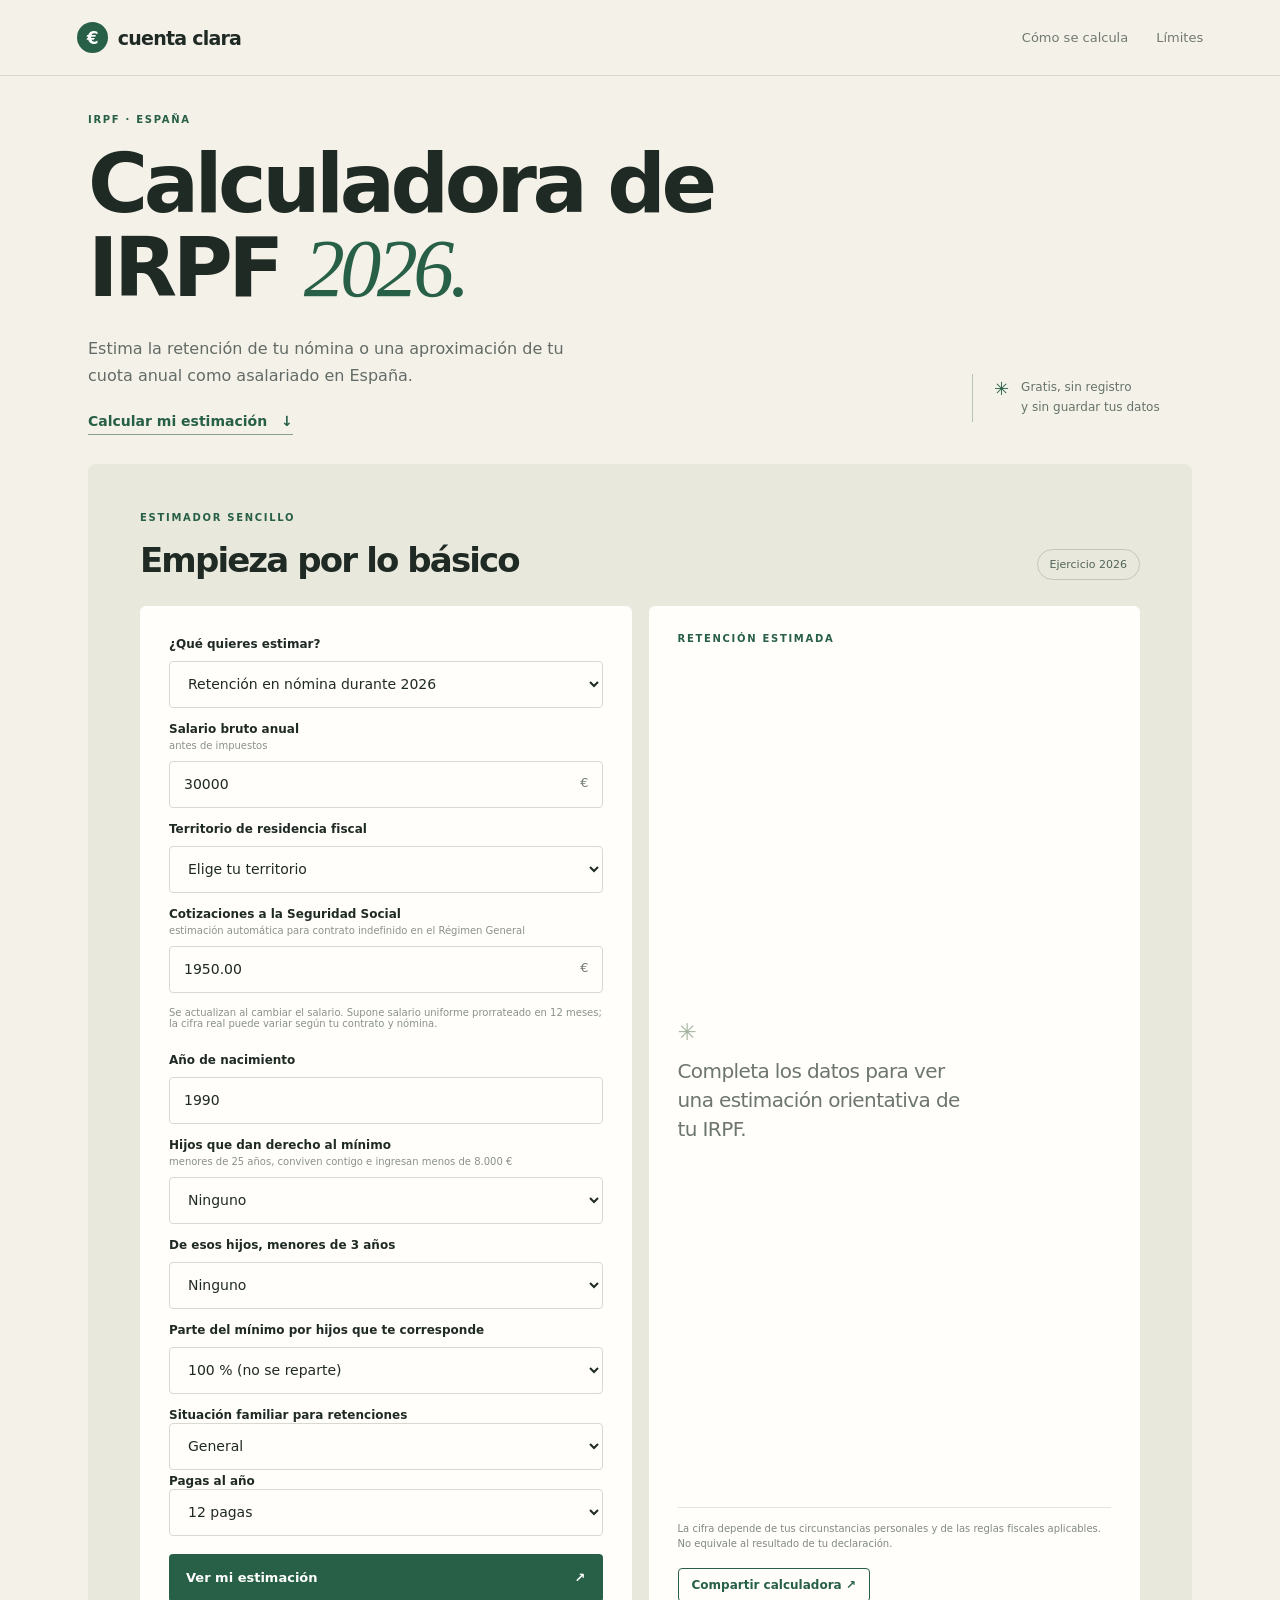
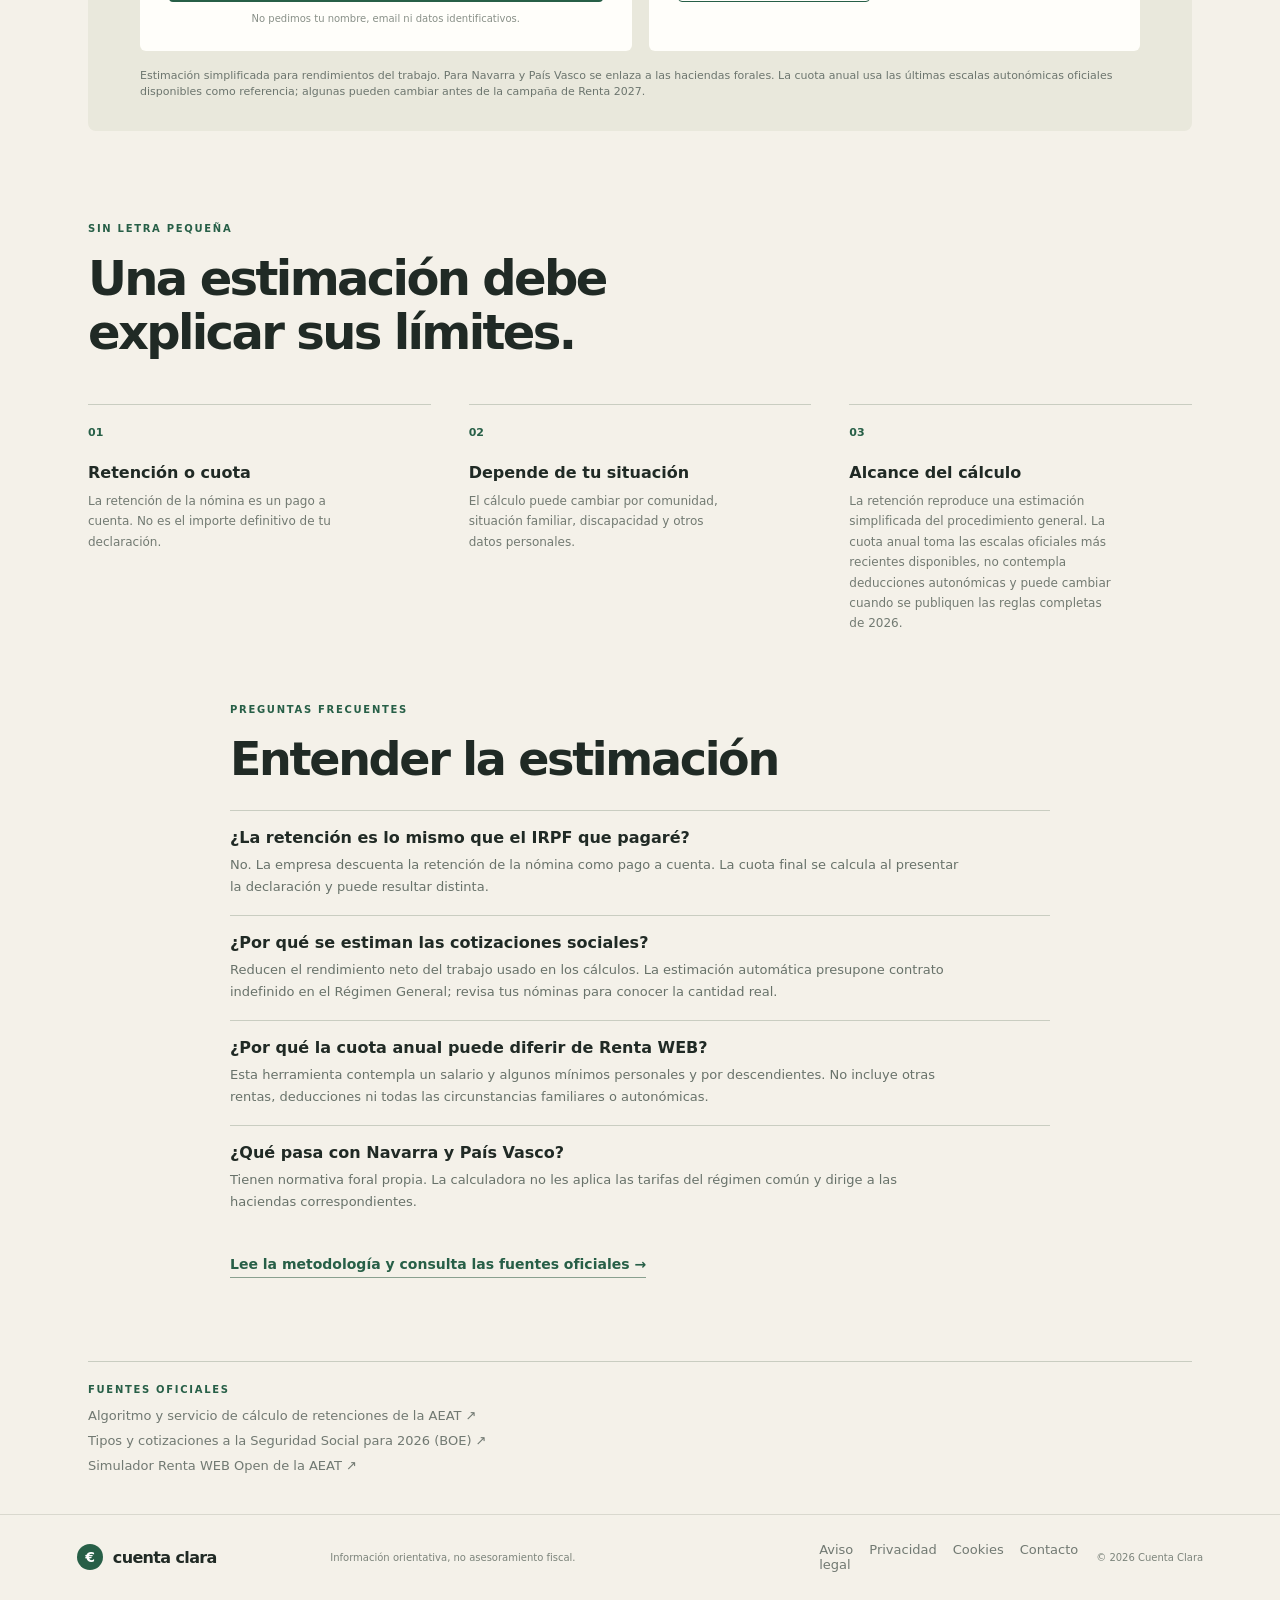
<file: index.html>
<!doctype html>
<html lang="es">
  <head>
    <meta charset="utf-8" />
    <meta name="viewport" content="width=device-width, initial-scale=1" />
    <meta name="description" content="Calculadora orientativa del IRPF 2026 para personas asalariadas en España. Estima retención de nómina y cuota anual." />
    <meta name="google-adsense-account" content="ca-pub-8055293276955726" />
    <meta name="theme-color" content="#f4f1e9" />
    <title>Calculadora IRPF 2026 | Cuenta Clara</title>
    <link rel="canonical" href="https://www.calculairpf.com/" />
    <link rel="icon" href="favicon.svg" type="image/svg+xml" />
    <link rel="stylesheet" href="styles.css" />
  </head>
  <body>
    <header class="topbar">
      <a class="brand" href="#inicio" aria-label="Calculadora IRPF, inicio"><span class="brand-mark">€</span> cuenta clara</a>
      <nav><a href="como-calculamos.html">Cómo se calcula</a><a href="#limites">Límites</a></nav>
    </header>

    <main id="inicio">
      <section class="hero">
        <div class="hero-copy">
          <p class="eyebrow">IRPF · ESPAÑA</p>
          <h1>Calculadora de<br />IRPF <em>2026.</em></h1>
          <p class="intro">Estima la retención de tu nómina o una aproximación de tu cuota anual como asalariado en España.</p>
          <a class="text-link" href="#calculadora">Calcular mi estimación <span aria-hidden="true">↓</span></a>
        </div>
        <div class="hero-note" aria-label="Información importante"><span class="note-icon">✳</span><p>Gratis, sin registro<br />y sin guardar tus datos</p></div>
      </section>

      <section class="calculator-section" id="calculadora">
        <div class="section-heading">
          <div><p class="eyebrow">ESTIMADOR SENCILLO</p><h2>Empieza por lo básico</h2></div>
          <span class="year-tag">Ejercicio 2026</span>
        </div>
        <div class="calculator-grid">
          <form id="tax-form" class="form-card">
            <label for="calculation">¿Qué quieres estimar?</label>
            <select id="calculation" name="calculation" required>
              <option value="retencion">Retención en nómina durante 2026</option>
              <option value="cuota">Cuota anual aproximada 2026 (Renta 2027)</option>
            </select>

            <label for="salary">Salario bruto anual <span class="field-hint">antes de impuestos</span></label>
            <div class="money-input"><input id="salary" name="salary" type="number" min="0" max="1000000" step="100" value="30000" inputmode="decimal" required /><span>€</span></div>

            <label for="region">Territorio de residencia fiscal</label>
            <select id="region" name="region" required>
              <option value="">Elige tu territorio</option>
              <option>Andalucía</option><option>Aragón</option><option>Asturias</option><option>Illes Balears</option><option>Canarias</option><option>Cantabria</option><option>Castilla-La Mancha</option><option>Castilla y León</option><option>Cataluña</option><option>Comunitat Valenciana</option><option>Extremadura</option><option>Galicia</option><option>La Rioja</option><option value="Comunidad de Madrid">Madrid (Comunidad de Madrid)</option><option>Región de Murcia</option><option>Navarra</option><option>País Vasco</option><option>Ceuta</option><option>Melilla</option>
            </select>

            <label for="contributions">Cotizaciones a la Seguridad Social <span class="field-hint">estimación automática para contrato indefinido en el Régimen General</span></label>
            <div class="money-input"><input id="contributions" name="contributions" type="number" min="0" max="100000" step="0.01" value="1950" readonly aria-describedby="contributions-note" /><span>€</span></div>
            <p id="contributions-note" class="field-hint">Se actualizan al cambiar el salario. Supone salario uniforme prorrateado en 12 meses; la cifra real puede variar según tu contrato y nómina.</p>

            <label for="birth-year">Año de nacimiento</label>
            <input id="birth-year" name="birthYear" type="number" min="1900" max="2026" step="1" value="1990" required />

            <label for="children">Hijos que dan derecho al mínimo <span class="field-hint">menores de 25 años, conviven contigo e ingresan menos de 8.000 €</span></label>
            <select id="children" name="children"><option value="0">Ninguno</option><option value="1">1 hijo</option><option value="2">2 hijos</option><option value="3">3 hijos</option><option value="4">4 o más</option></select>

            <label for="children-under3">De esos hijos, menores de 3 años</label>
            <select id="children-under3" name="childrenUnder3"><option value="0">Ninguno</option><option value="1">1</option><option value="2">2</option><option value="3">3 o más</option></select>

            <label for="child-share">Parte del mínimo por hijos que te corresponde</label>
            <select id="child-share" name="childShare"><option value="1">100 % (no se reparte)</option><option value="0.5">50 % (repartido con el otro progenitor)</option></select>

            <div id="retention-fields">
              <label for="family-status">Situación familiar para retenciones</label>
              <select id="family-status" name="familyStatus"><option value="3">General</option><option value="2">Cónyuge con rentas bajas (hasta 1.500 € al año)</option><option value="1">Familia monoparental con hijos a cargo</option></select>
              <label for="payments">Pagas al año</label>
              <select id="payments" name="payments"><option value="12">12 pagas</option><option value="14">14 pagas</option></select>
            </div>

            <div id="annual-fields" hidden>
              <label for="withheld">IRPF retenido estimado durante 2026</label>
              <div class="money-input"><input id="withheld" name="withheld" type="number" min="0" max="1000000" step="10" value="0" inputmode="decimal" /><span>€</span></div>
            </div>

            <button type="submit" class="submit-button">Ver mi estimación <span aria-hidden="true">↗</span></button>
            <p class="form-footnote">No pedimos tu nombre, email ni datos identificativos.</p>
          </form>

          <aside class="result-card" aria-live="polite" aria-atomic="true">
            <p id="result-heading" class="eyebrow">TU ESTIMACIÓN</p>
            <div id="result-content" class="result-placeholder"><span class="result-spark">✳</span><p>Completa los datos para ver una estimación orientativa de tu IRPF.</p></div>
            <div class="result-disclaimer">La cifra depende de tus circunstancias personales y de las reglas fiscales aplicables. No equivale al resultado de tu declaración.</div>
            <div class="share-controls">
              <button id="share-site" class="share-button" type="button">Compartir calculadora <span aria-hidden="true">↗</span></button>
              <p id="share-status" class="share-status" role="status" aria-live="polite"></p>
            </div>
          </aside>
        </div>
        <p class="data-note">Estimación simplificada para rendimientos del trabajo. Para Navarra y País Vasco se enlaza a las haciendas forales. La cuota anual usa las últimas escalas autonómicas oficiales disponibles como referencia; algunas pueden cambiar antes de la campaña de Renta 2027.</p>
      </section>

      <section class="explainer" id="como-funciona">
        <p class="eyebrow">SIN LETRA PEQUEÑA</p><h2>Una estimación debe explicar sus límites.</h2>
        <div class="explainer-grid"><article><span>01</span><h3>Retención o cuota</h3><p>La retención de la nómina es un pago a cuenta. No es el importe definitivo de tu declaración.</p></article><article><span>02</span><h3>Depende de tu situación</h3><p>El cálculo puede cambiar por comunidad, situación familiar, discapacidad y otros datos personales.</p></article><article id="limites"><span>03</span><h3>Alcance del cálculo</h3><p>La retención reproduce una estimación simplificada del procedimiento general. La cuota anual toma las escalas oficiales más recientes disponibles, no contempla deducciones autonómicas y puede cambiar cuando se publiquen las reglas completas de 2026.</p></article></div>
      </section>

      <section class="faq-section" aria-labelledby="faq-heading">
        <p class="eyebrow">PREGUNTAS FRECUENTES</p>
        <h2 id="faq-heading">Entender la estimación</h2>
        <article><h3>¿La retención es lo mismo que el IRPF que pagaré?</h3><p>No. La empresa descuenta la retención de la nómina como pago a cuenta. La cuota final se calcula al presentar la declaración y puede resultar distinta.</p></article>
        <article><h3>¿Por qué se estiman las cotizaciones sociales?</h3><p>Reducen el rendimiento neto del trabajo usado en los cálculos. La estimación automática presupone contrato indefinido en el Régimen General; revisa tus nóminas para conocer la cantidad real.</p></article>
        <article><h3>¿Por qué la cuota anual puede diferir de Renta WEB?</h3><p>Esta herramienta contempla un salario y algunos mínimos personales y por descendientes. No incluye otras rentas, deducciones ni todas las circunstancias familiares o autonómicas.</p></article>
        <article><h3>¿Qué pasa con Navarra y País Vasco?</h3><p>Tienen normativa foral propia. La calculadora no les aplica las tarifas del régimen común y dirige a las haciendas correspondientes.</p></article>
        <p class="method-link"><a class="text-link" href="como-calculamos.html">Lee la metodología y consulta las fuentes oficiales →</a></p>
      </section>

      <section class="sources" aria-label="Fuentes oficiales">
        <p class="eyebrow">FUENTES OFICIALES</p>
        <p><a href="https://sede.agenciatributaria.gob.es/Sede/Retenciones.shtml" target="_blank" rel="noreferrer">Algoritmo y servicio de cálculo de retenciones de la AEAT ↗</a></p>
        <p><a href="https://www.boe.es/eli/es/o/2026/03/30/pjc297" target="_blank" rel="noreferrer">Tipos y cotizaciones a la Seguridad Social para 2026 (BOE) ↗</a></p>
        <p><a href="https://sede.agenciatributaria.gob.es/Sede/ayuda/consultas-informaticas/renta-ayuda-tecnica/renta-web-open.html" target="_blank" rel="noreferrer">Simulador Renta WEB Open de la AEAT ↗</a></p>
      </section>

    </main>
    <footer><a class="brand" href="#inicio"><span class="brand-mark">€</span> cuenta clara</a><p>Información orientativa, no asesoramiento fiscal.</p><div><a href="aviso-legal.html">Aviso legal</a><a href="privacidad.html">Privacidad</a><a href="cookies.html">Cookies</a><a href="contacto.html">Contacto</a></div><small>© 2026 Cuenta Clara</small></footer>
    <script src="tax-engine.js" defer></script>
    <script src="app.js" defer></script>
  </body>
</html>
</file>
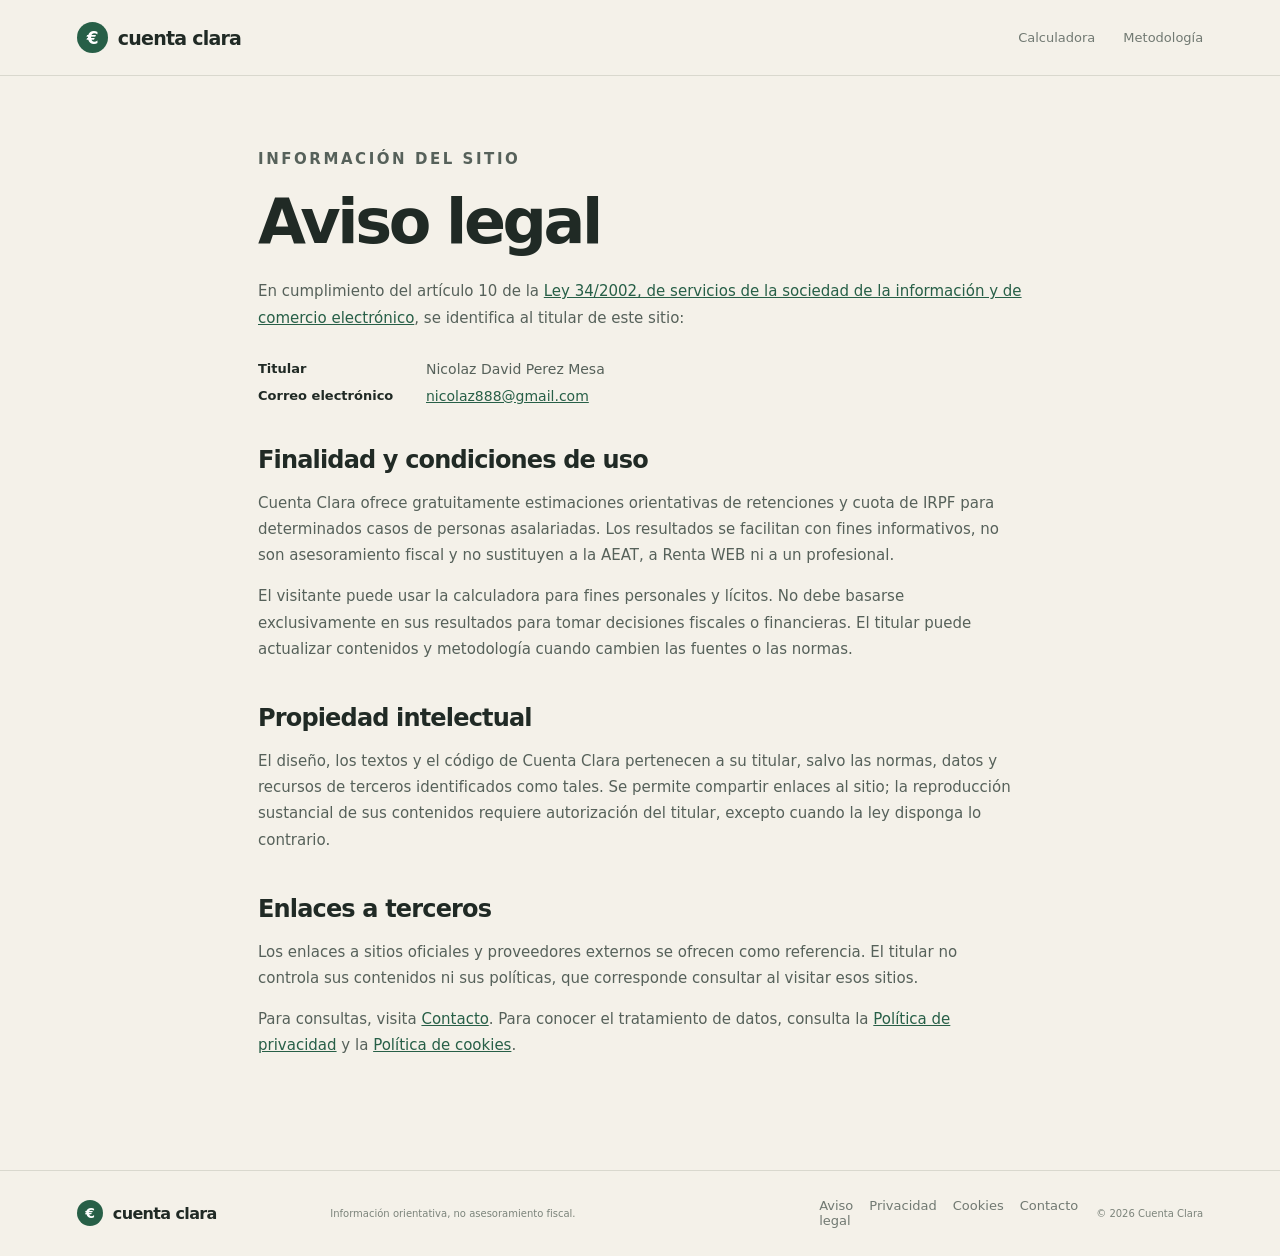
<file: aviso-legal.html>
<!doctype html>
<html lang="es">
  <head><meta charset="utf-8" /><meta name="viewport" content="width=device-width, initial-scale=1" /><meta name="description" content="Información sobre el titular y las condiciones de uso de Cuenta Clara." /><title>Aviso legal | Cuenta Clara</title><link rel="canonical" href="https://www.calculairpf.com/aviso-legal.html" /><link rel="icon" href="favicon.svg" type="image/svg+xml" /><link rel="stylesheet" href="styles.css" />
    <meta name="google-adsense-account" content="ca-pub-8055293276955726" />
  </head>
  <body>
    <header class="topbar"><a class="brand" href="index.html"><span class="brand-mark">€</span> cuenta clara</a><nav><a href="index.html#calculadora">Calculadora</a><a href="como-calculamos.html">Metodología</a></nav></header>
    <main class="text-page">
      <p class="eyebrow">INFORMACIÓN DEL SITIO</p><h1>Aviso legal</h1>
      <p>En cumplimiento del artículo 10 de la <a href="https://www.boe.es/buscar/act.php?id=BOE-A-2002-13758" target="_blank" rel="noreferrer">Ley 34/2002, de servicios de la sociedad de la información y de comercio electrónico</a>, se identifica al titular de este sitio:</p>
      <dl class="legal-details"><dt>Titular</dt><dd>Nicolaz David Perez Mesa</dd><dt>Correo electrónico</dt><dd><a href="mailto:nicolaz888@gmail.com">nicolaz888@gmail.com</a></dd></dl>
      <h2>Finalidad y condiciones de uso</h2>
      <p>Cuenta Clara ofrece gratuitamente estimaciones orientativas de retenciones y cuota de IRPF para determinados casos de personas asalariadas. Los resultados se facilitan con fines informativos, no son asesoramiento fiscal y no sustituyen a la AEAT, a Renta WEB ni a un profesional.</p>
      <p>El visitante puede usar la calculadora para fines personales y lícitos. No debe basarse exclusivamente en sus resultados para tomar decisiones fiscales o financieras. El titular puede actualizar contenidos y metodología cuando cambien las fuentes o las normas.</p>
      <h2>Propiedad intelectual</h2>
      <p>El diseño, los textos y el código de Cuenta Clara pertenecen a su titular, salvo las normas, datos y recursos de terceros identificados como tales. Se permite compartir enlaces al sitio; la reproducción sustancial de sus contenidos requiere autorización del titular, excepto cuando la ley disponga lo contrario.</p>
      <h2>Enlaces a terceros</h2>
      <p>Los enlaces a sitios oficiales y proveedores externos se ofrecen como referencia. El titular no controla sus contenidos ni sus políticas, que corresponde consultar al visitar esos sitios.</p>
      <p>Para consultas, visita <a href="contacto.html">Contacto</a>. Para conocer el tratamiento de datos, consulta la <a href="privacidad.html">Política de privacidad</a> y la <a href="cookies.html">Política de cookies</a>.</p>
    </main>
    <footer><a class="brand" href="index.html"><span class="brand-mark">€</span> cuenta clara</a><p>Información orientativa, no asesoramiento fiscal.</p><div><a href="aviso-legal.html">Aviso legal</a><a href="privacidad.html">Privacidad</a><a href="cookies.html">Cookies</a><a href="contacto.html">Contacto</a></div><small>© 2026 Cuenta Clara</small></footer>
  </body>
</html>
</file>
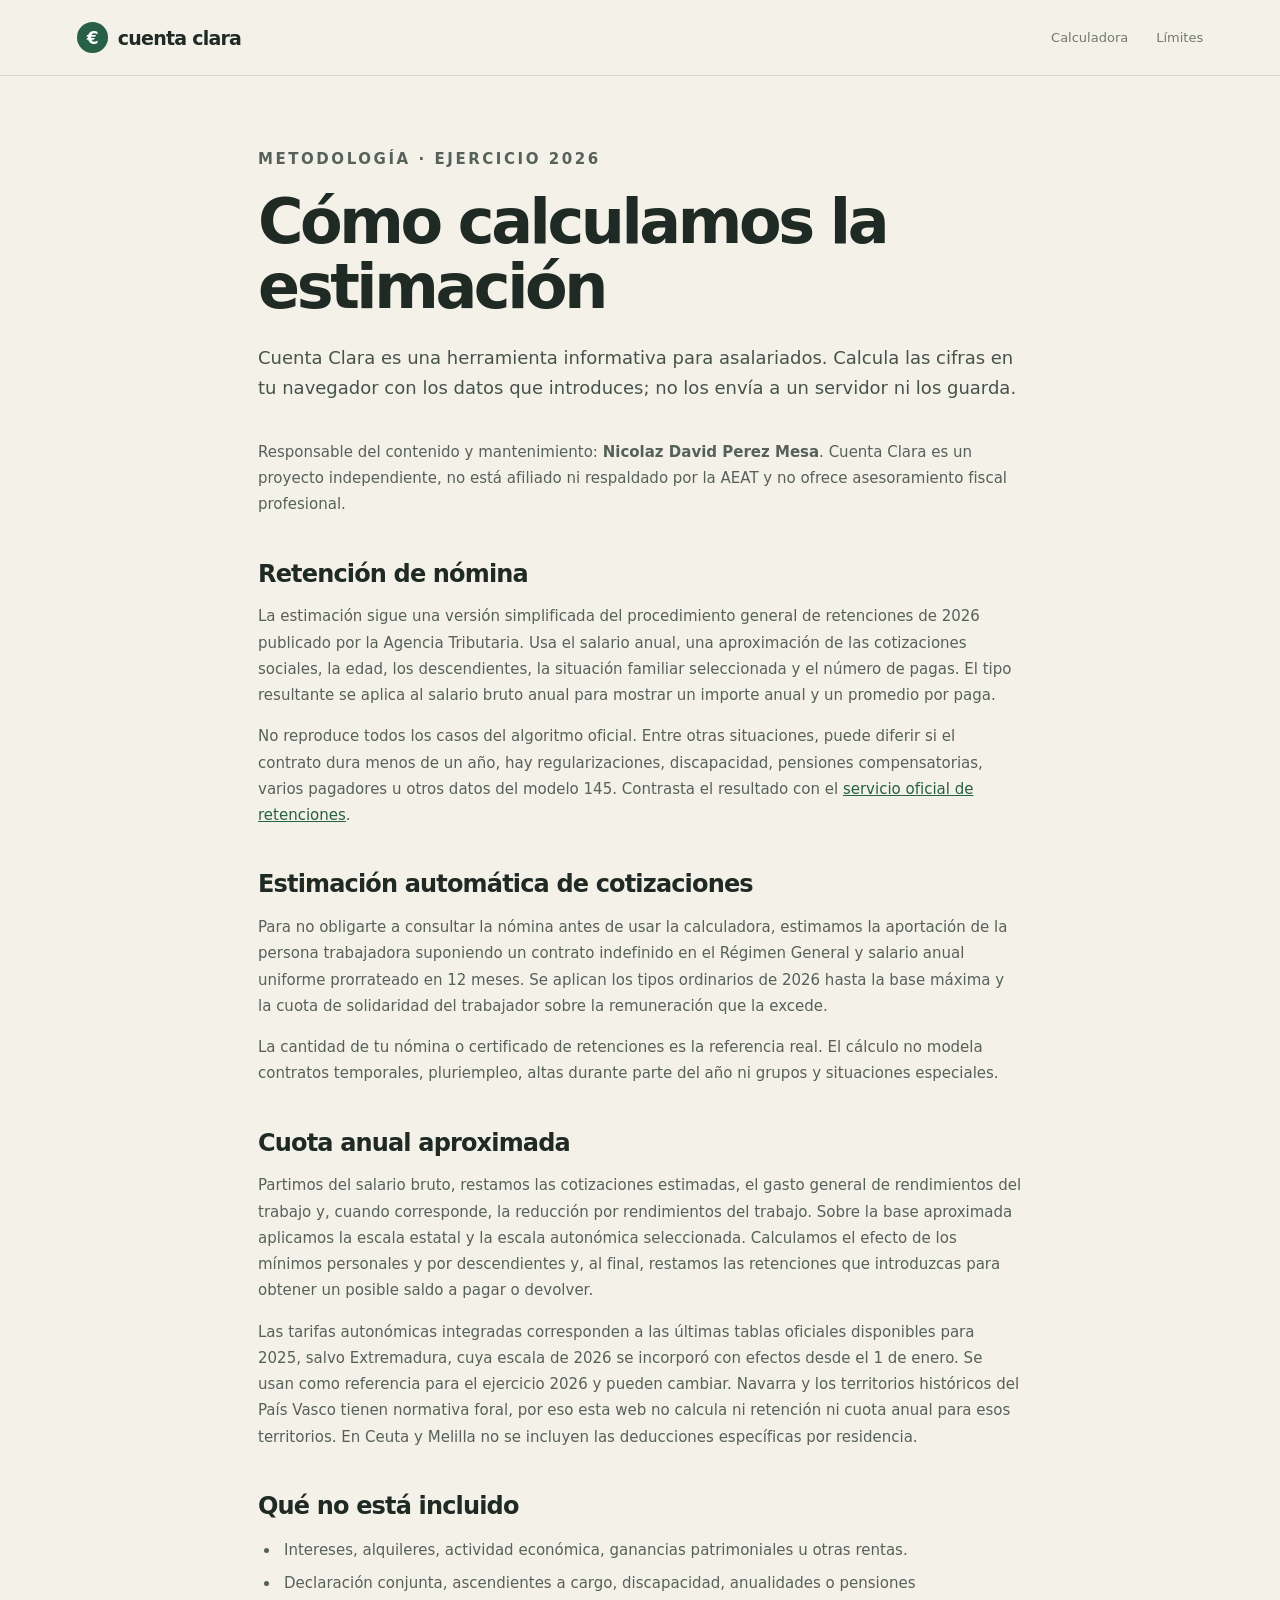
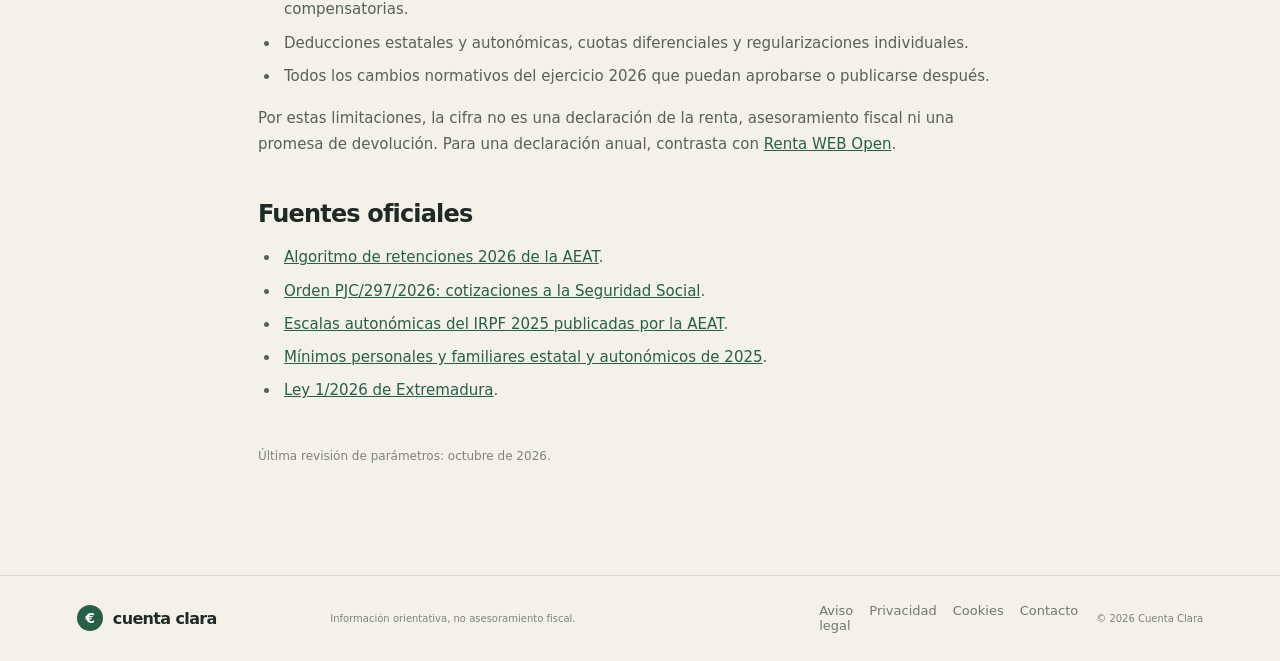
<file: como-calculamos.html>
<!doctype html>
<html lang="es">
  <head>
    <meta charset="utf-8" />
    <meta name="viewport" content="width=device-width, initial-scale=1" />
    <meta name="description" content="Metodología, supuestos y fuentes oficiales de la estimación de retención y cuota anual de Cuenta Clara." />
    <title>Cómo calculamos | Cuenta Clara</title>
    <link rel="canonical" href="https://www.calculairpf.com/como-calculamos.html" />
    <link rel="icon" href="favicon.svg" type="image/svg+xml" />
    <link rel="stylesheet" href="styles.css" />
      <meta name="google-adsense-account" content="ca-pub-8055293276955726" />
  </head>
  <body>
    <header class="topbar"><a class="brand" href="index.html"><span class="brand-mark">€</span> cuenta clara</a><nav><a href="index.html#calculadora">Calculadora</a><a href="index.html#limites">Límites</a></nav></header>
    <main class="text-page">
      <p class="eyebrow">METODOLOGÍA · EJERCICIO 2026</p>
      <h1>Cómo calculamos la estimación</h1>
      <p class="page-lead">Cuenta Clara es una herramienta informativa para asalariados. Calcula las cifras en tu navegador con los datos que introduces; no los envía a un servidor ni los guarda.</p>
      <p>Responsable del contenido y mantenimiento: <strong>Nicolaz David Perez Mesa</strong>. Cuenta Clara es un proyecto independiente, no está afiliado ni respaldado por la AEAT y no ofrece asesoramiento fiscal profesional.</p>

      <h2>Retención de nómina</h2>
      <p>La estimación sigue una versión simplificada del procedimiento general de retenciones de 2026 publicado por la Agencia Tributaria. Usa el salario anual, una aproximación de las cotizaciones sociales, la edad, los descendientes, la situación familiar seleccionada y el número de pagas. El tipo resultante se aplica al salario bruto anual para mostrar un importe anual y un promedio por paga.</p>
      <p>No reproduce todos los casos del algoritmo oficial. Entre otras situaciones, puede diferir si el contrato dura menos de un año, hay regularizaciones, discapacidad, pensiones compensatorias, varios pagadores u otros datos del modelo 145. Contrasta el resultado con el <a href="https://sede.agenciatributaria.gob.es/Sede/Retenciones.shtml" target="_blank" rel="noreferrer">servicio oficial de retenciones</a>.</p>

      <h2>Estimación automática de cotizaciones</h2>
      <p>Para no obligarte a consultar la nómina antes de usar la calculadora, estimamos la aportación de la persona trabajadora suponiendo un contrato indefinido en el Régimen General y salario anual uniforme prorrateado en 12 meses. Se aplican los tipos ordinarios de 2026 hasta la base máxima y la cuota de solidaridad del trabajador sobre la remuneración que la excede.</p>
      <p>La cantidad de tu nómina o certificado de retenciones es la referencia real. El cálculo no modela contratos temporales, pluriempleo, altas durante parte del año ni grupos y situaciones especiales.</p>

      <h2>Cuota anual aproximada</h2>
      <p>Partimos del salario bruto, restamos las cotizaciones estimadas, el gasto general de rendimientos del trabajo y, cuando corresponde, la reducción por rendimientos del trabajo. Sobre la base aproximada aplicamos la escala estatal y la escala autonómica seleccionada. Calculamos el efecto de los mínimos personales y por descendientes y, al final, restamos las retenciones que introduzcas para obtener un posible saldo a pagar o devolver.</p>
      <p>Las tarifas autonómicas integradas corresponden a las últimas tablas oficiales disponibles para 2025, salvo Extremadura, cuya escala de 2026 se incorporó con efectos desde el 1 de enero. Se usan como referencia para el ejercicio 2026 y pueden cambiar. Navarra y los territorios históricos del País Vasco tienen normativa foral, por eso esta web no calcula ni retención ni cuota anual para esos territorios. En Ceuta y Melilla no se incluyen las deducciones específicas por residencia.</p>

      <h2>Qué no está incluido</h2>
      <ul>
        <li>Intereses, alquileres, actividad económica, ganancias patrimoniales u otras rentas.</li>
        <li>Declaración conjunta, ascendientes a cargo, discapacidad, anualidades o pensiones compensatorias.</li>
        <li>Deducciones estatales y autonómicas, cuotas diferenciales y regularizaciones individuales.</li>
        <li>Todos los cambios normativos del ejercicio 2026 que puedan aprobarse o publicarse después.</li>
      </ul>
      <p>Por estas limitaciones, la cifra no es una declaración de la renta, asesoramiento fiscal ni una promesa de devolución. Para una declaración anual, contrasta con <a href="https://sede.agenciatributaria.gob.es/Sede/ayuda/consultas-informaticas/renta-ayuda-tecnica/renta-web-open.html" target="_blank" rel="noreferrer">Renta WEB Open</a>.</p>

      <h2>Fuentes oficiales</h2>
      <ul>
        <li><a href="https://sede.agenciatributaria.gob.es/static_files/Sede/Programas_ayuda/Retenciones/2026/Algoritmo%20Retenciones-2026_10sept.pdf" target="_blank" rel="noreferrer">Algoritmo de retenciones 2026 de la AEAT</a>.</li>
        <li><a href="https://www.boe.es/eli/es/o/2026/03/30/pjc297" target="_blank" rel="noreferrer">Orden PJC/297/2026: cotizaciones a la Seguridad Social</a>.</li>
        <li><a href="https://sede.agenciatributaria.gob.es/Sede/ayuda/manuales-videos-folletos/manuales-ayuda-presentacion/irpf-2025/8-cumplimentacion-irpf/8_4-cuota-integra/8_4_3-gravamen-base-liquidable-general/8_4_3_2-cuota-integra-autonomica.html" target="_blank" rel="noreferrer">Escalas autonómicas del IRPF 2025 publicadas por la AEAT</a>.</li>
        <li><a href="https://www3.agenciatributaria.gob.es/Sede/ayuda/manuales-videos-folletos/manuales-practicos/irpf-2025/c14-adecuacion-impuesto-circunstancias-personales/minimo-autonomico-personal-familiar/cuadro-minimos-personales-familiares-estatal-autonomicos.html" target="_blank" rel="noreferrer">Mínimos personales y familiares estatal y autonómicos de 2025</a>.</li>
        <li><a href="https://www.boe.es/boe/dias/2026/08/17/pdfs/BOE-A-2026-17839.pdf" target="_blank" rel="noreferrer">Ley 1/2026 de Extremadura</a>.</li>
      </ul>
      <p class="updated-note">Última revisión de parámetros: octubre de 2026.</p>
    </main>
    <footer><a class="brand" href="index.html"><span class="brand-mark">€</span> cuenta clara</a><p>Información orientativa, no asesoramiento fiscal.</p><div><a href="aviso-legal.html">Aviso legal</a><a href="privacidad.html">Privacidad</a><a href="cookies.html">Cookies</a><a href="contacto.html">Contacto</a></div><small>© 2026 Cuenta Clara</small></footer>
  </body>
</html>
</file>
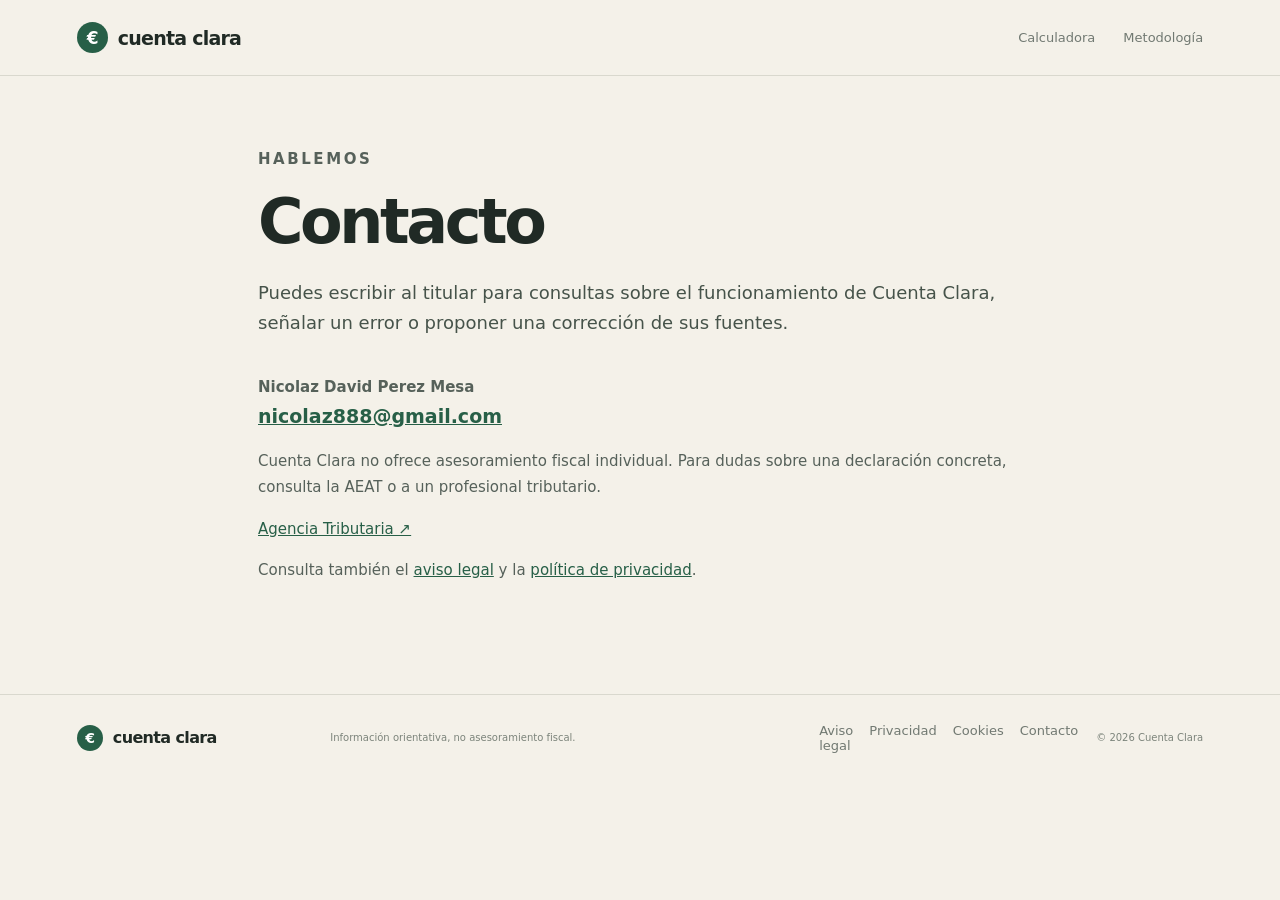
<file: contacto.html>
<!doctype html>
<html lang="es">
  <head><meta charset="utf-8" /><meta name="viewport" content="width=device-width, initial-scale=1" /><meta name="description" content="Contacta con el titular de Cuenta Clara para consultas sobre la web o correcciones." /><title>Contacto | Cuenta Clara</title><link rel="canonical" href="https://www.calculairpf.com/contacto.html" /><link rel="icon" href="favicon.svg" type="image/svg+xml" /><link rel="stylesheet" href="styles.css" />
    <meta name="google-adsense-account" content="ca-pub-8055293276955726" />
  </head>
  <body>
    <header class="topbar"><a class="brand" href="index.html"><span class="brand-mark">€</span> cuenta clara</a><nav><a href="index.html#calculadora">Calculadora</a><a href="como-calculamos.html">Metodología</a></nav></header>
    <main class="text-page contact-page">
      <p class="eyebrow">HABLEMOS</p><h1>Contacto</h1>
      <p class="page-lead">Puedes escribir al titular para consultas sobre el funcionamiento de Cuenta Clara, señalar un error o proponer una corrección de sus fuentes.</p>
      <p><strong>Nicolaz David Perez Mesa</strong><br /><a class="contact-email" href="mailto:nicolaz888@gmail.com">nicolaz888@gmail.com</a></p>
      <p>Cuenta Clara no ofrece asesoramiento fiscal individual. Para dudas sobre una declaración concreta, consulta la AEAT o a un profesional tributario.</p>
      <p><a href="https://sede.agenciatributaria.gob.es/" target="_blank" rel="noreferrer">Agencia Tributaria ↗</a></p>
      <p>Consulta también el <a href="aviso-legal.html">aviso legal</a> y la <a href="privacidad.html">política de privacidad</a>.</p>
    </main>
    <footer><a class="brand" href="index.html"><span class="brand-mark">€</span> cuenta clara</a><p>Información orientativa, no asesoramiento fiscal.</p><div><a href="aviso-legal.html">Aviso legal</a><a href="privacidad.html">Privacidad</a><a href="cookies.html">Cookies</a><a href="contacto.html">Contacto</a></div><small>© 2026 Cuenta Clara</small></footer>
  </body>
</html>
</file>
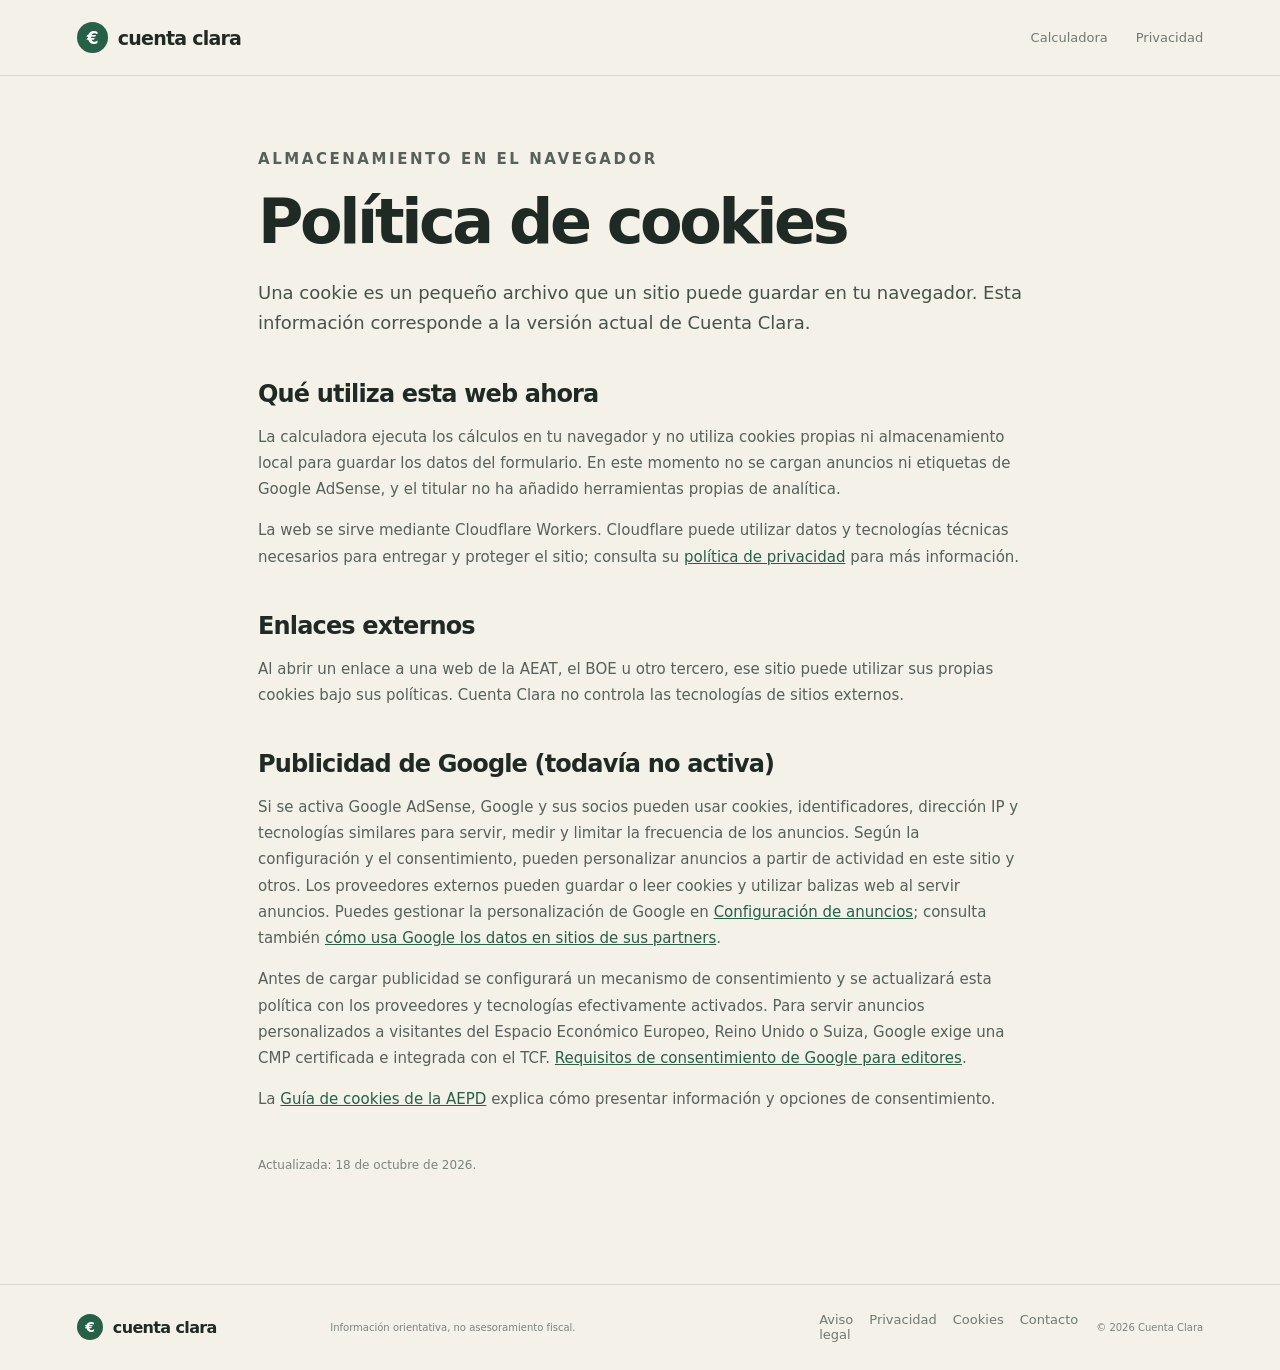
<file: cookies.html>
<!doctype html>
<html lang="es">
  <head><meta charset="utf-8" /><meta name="viewport" content="width=device-width, initial-scale=1" /><meta name="description" content="Política de cookies y tecnologías similares de Cuenta Clara." /><title>Política de cookies | Cuenta Clara</title><link rel="canonical" href="https://www.calculairpf.com/cookies.html" /><link rel="icon" href="favicon.svg" type="image/svg+xml" /><link rel="stylesheet" href="styles.css" />
    <meta name="google-adsense-account" content="ca-pub-8055293276955726" />
  </head>
  <body>
    <header class="topbar"><a class="brand" href="index.html"><span class="brand-mark">€</span> cuenta clara</a><nav><a href="index.html#calculadora">Calculadora</a><a href="privacidad.html">Privacidad</a></nav></header>
    <main class="text-page">
      <p class="eyebrow">ALMACENAMIENTO EN EL NAVEGADOR</p><h1>Política de cookies</h1>
      <p class="page-lead">Una cookie es un pequeño archivo que un sitio puede guardar en tu navegador. Esta información corresponde a la versión actual de Cuenta Clara.</p>
      <h2>Qué utiliza esta web ahora</h2>
      <p>La calculadora ejecuta los cálculos en tu navegador y no utiliza cookies propias ni almacenamiento local para guardar los datos del formulario. En este momento no se cargan anuncios ni etiquetas de Google AdSense, y el titular no ha añadido herramientas propias de analítica.</p>
      <p>La web se sirve mediante Cloudflare Workers. Cloudflare puede utilizar datos y tecnologías técnicas necesarios para entregar y proteger el sitio; consulta su <a href="https://www.cloudflare.com/privacypolicy/" target="_blank" rel="noreferrer">política de privacidad</a> para más información.</p>
      <h2>Enlaces externos</h2>
      <p>Al abrir un enlace a una web de la AEAT, el BOE u otro tercero, ese sitio puede utilizar sus propias cookies bajo sus políticas. Cuenta Clara no controla las tecnologías de sitios externos.</p>
      <h2>Publicidad de Google (todavía no activa)</h2>
      <p>Si se activa Google AdSense, Google y sus socios pueden usar cookies, identificadores, dirección IP y tecnologías similares para servir, medir y limitar la frecuencia de los anuncios. Según la configuración y el consentimiento, pueden personalizar anuncios a partir de actividad en este sitio y otros. Los proveedores externos pueden guardar o leer cookies y utilizar balizas web al servir anuncios. Puedes gestionar la personalización de Google en <a href="https://adssettings.google.com/" target="_blank" rel="noreferrer">Configuración de anuncios</a>; consulta también <a href="https://policies.google.com/technologies/partner-sites?hl=es" target="_blank" rel="noreferrer">cómo usa Google los datos en sitios de sus partners</a>.</p>
      <p>Antes de cargar publicidad se configurará un mecanismo de consentimiento y se actualizará esta política con los proveedores y tecnologías efectivamente activados. Para servir anuncios personalizados a visitantes del Espacio Económico Europeo, Reino Unido o Suiza, Google exige una CMP certificada e integrada con el TCF. <a href="https://support.google.com/adsense/answer/13554116?hl=es" target="_blank" rel="noreferrer">Requisitos de consentimiento de Google para editores</a>.</p>
      <p>La <a href="https://www.aepd.es/guias/guia-cookies.pdf" target="_blank" rel="noreferrer">Guía de cookies de la AEPD</a> explica cómo presentar información y opciones de consentimiento.</p>
      <p class="updated-note">Actualizada: 18 de octubre de 2026.</p>
    </main>
    <footer><a class="brand" href="index.html"><span class="brand-mark">€</span> cuenta clara</a><p>Información orientativa, no asesoramiento fiscal.</p><div><a href="aviso-legal.html">Aviso legal</a><a href="privacidad.html">Privacidad</a><a href="cookies.html">Cookies</a><a href="contacto.html">Contacto</a></div><small>© 2026 Cuenta Clara</small></footer>
  </body>
</html>
</file>
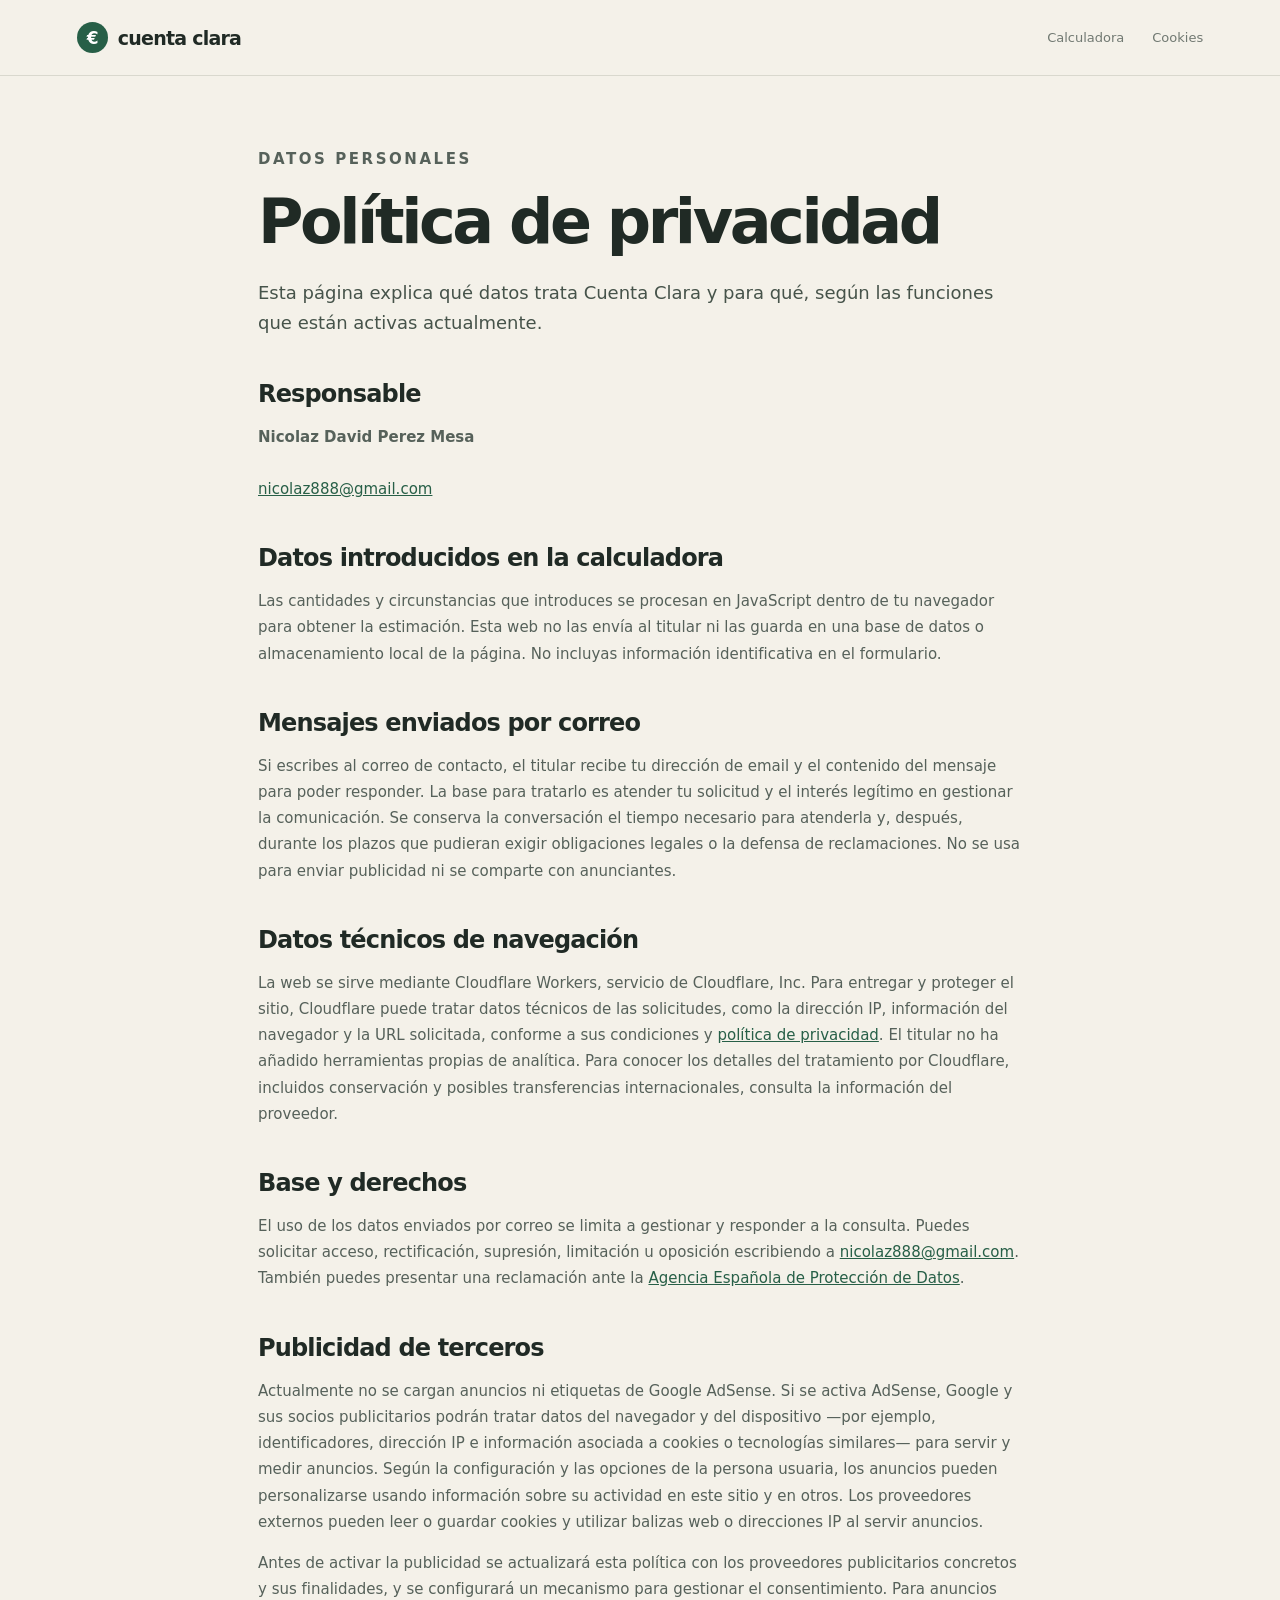
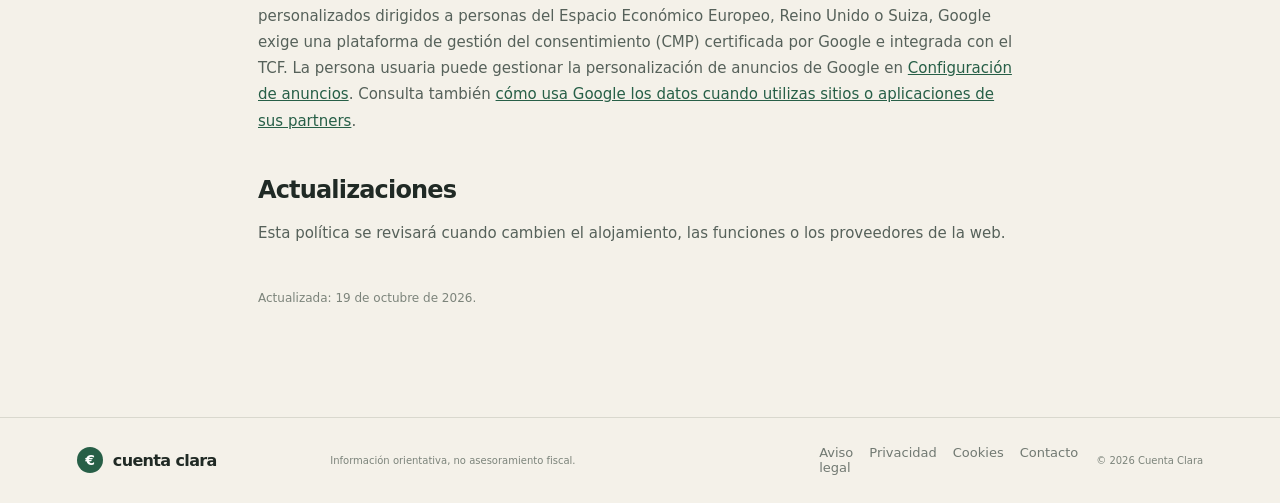
<file: privacidad.html>
<!doctype html>
<html lang="es">
  <head><meta charset="utf-8" /><meta name="viewport" content="width=device-width, initial-scale=1" /><meta name="description" content="Política de privacidad de Cuenta Clara: información sobre los datos tratados al usar la calculadora o contactar con su titular." /><title>Política de privacidad | Cuenta Clara</title><link rel="canonical" href="https://www.calculairpf.com/privacidad.html" /><link rel="icon" href="favicon.svg" type="image/svg+xml" /><link rel="stylesheet" href="styles.css" />
    <meta name="google-adsense-account" content="ca-pub-8055293276955726" />
  </head>
  <body>
    <header class="topbar"><a class="brand" href="index.html"><span class="brand-mark">€</span> cuenta clara</a><nav><a href="index.html#calculadora">Calculadora</a><a href="cookies.html">Cookies</a></nav></header>
    <main class="text-page">
      <p class="eyebrow">DATOS PERSONALES</p><h1>Política de privacidad</h1>
      <p class="page-lead">Esta página explica qué datos trata Cuenta Clara y para qué, según las funciones que están activas actualmente.</p>
      <h2>Responsable</h2>
      <p><strong>Nicolaz David Perez Mesa</strong><br /><br /><a href="mailto:nicolaz888@gmail.com">nicolaz888@gmail.com</a></p>
      <h2>Datos introducidos en la calculadora</h2>
      <p>Las cantidades y circunstancias que introduces se procesan en JavaScript dentro de tu navegador para obtener la estimación. Esta web no las envía al titular ni las guarda en una base de datos o almacenamiento local de la página. No incluyas información identificativa en el formulario.</p>
      <h2>Mensajes enviados por correo</h2>
      <p>Si escribes al correo de contacto, el titular recibe tu dirección de email y el contenido del mensaje para poder responder. La base para tratarlo es atender tu solicitud y el interés legítimo en gestionar la comunicación. Se conserva la conversación el tiempo necesario para atenderla y, después, durante los plazos que pudieran exigir obligaciones legales o la defensa de reclamaciones. No se usa para enviar publicidad ni se comparte con anunciantes.</p>
      <h2>Datos técnicos de navegación</h2>
      <p>La web se sirve mediante Cloudflare Workers, servicio de Cloudflare, Inc. Para entregar y proteger el sitio, Cloudflare puede tratar datos técnicos de las solicitudes, como la dirección IP, información del navegador y la URL solicitada, conforme a sus condiciones y <a href="https://www.cloudflare.com/privacypolicy/" target="_blank" rel="noreferrer">política de privacidad</a>. El titular no ha añadido herramientas propias de analítica. Para conocer los detalles del tratamiento por Cloudflare, incluidos conservación y posibles transferencias internacionales, consulta la información del proveedor.</p>
      <h2>Base y derechos</h2>
      <p>El uso de los datos enviados por correo se limita a gestionar y responder a la consulta. Puedes solicitar acceso, rectificación, supresión, limitación u oposición escribiendo a <a href="mailto:nicolaz888@gmail.com">nicolaz888@gmail.com</a>. También puedes presentar una reclamación ante la <a href="https://www.aepd.es/" target="_blank" rel="noreferrer">Agencia Española de Protección de Datos</a>.</p>
      <h2>Publicidad de terceros</h2>
      <p>Actualmente no se cargan anuncios ni etiquetas de Google AdSense. Si se activa AdSense, Google y sus socios publicitarios podrán tratar datos del navegador y del dispositivo —por ejemplo, identificadores, dirección IP e información asociada a cookies o tecnologías similares— para servir y medir anuncios. Según la configuración y las opciones de la persona usuaria, los anuncios pueden personalizarse usando información sobre su actividad en este sitio y en otros. Los proveedores externos pueden leer o guardar cookies y utilizar balizas web o direcciones IP al servir anuncios.</p>
      <p>Antes de activar la publicidad se actualizará esta política con los proveedores publicitarios concretos y sus finalidades, y se configurará un mecanismo para gestionar el consentimiento. Para anuncios personalizados dirigidos a personas del Espacio Económico Europeo, Reino Unido o Suiza, Google exige una plataforma de gestión del consentimiento (CMP) certificada por Google e integrada con el TCF. La persona usuaria puede gestionar la personalización de anuncios de Google en <a href="https://adssettings.google.com/" target="_blank" rel="noreferrer">Configuración de anuncios</a>. Consulta también <a href="https://policies.google.com/technologies/partner-sites?hl=es" target="_blank" rel="noreferrer">cómo usa Google los datos cuando utilizas sitios o aplicaciones de sus partners</a>.</p>
      <h2>Actualizaciones</h2><p>Esta política se revisará cuando cambien el alojamiento, las funciones o los proveedores de la web.</p>
      <p class="updated-note">Actualizada: 19 de octubre de 2026.</p>
    </main>
    <footer><a class="brand" href="index.html"><span class="brand-mark">€</span> cuenta clara</a><p>Información orientativa, no asesoramiento fiscal.</p><div><a href="aviso-legal.html">Aviso legal</a><a href="privacidad.html">Privacidad</a><a href="cookies.html">Cookies</a><a href="contacto.html">Contacto</a></div><small>© 2026 Cuenta Clara</small></footer>
  </body>
</html>
</file>
<file: styles.css>
:root {
    font-family: system-ui, -apple-system, BlinkMacSystemFont, 'Segoe UI', sans-serif;
    color: #202a25;
    background: #f4f1e9;
    font-synthesis: none;
    text-rendering: optimizeLegibility;
    --ink: #202a25;
    --green: #275f47;
    --muted: #717972;
    --line: #d9d8ce;
    --cream: #f4f1e9;
    --white: #fffefa
}

* {
    box-sizing: border-box
}

html {
    scroll-behavior: smooth
}

body {
    margin: 0
}

.topbar {
    height: 76px;
    border-bottom: 1px solid var(--line);
    display: flex;
    align-items: center;
    justify-content: space-between;
    padding: 0 max(6vw, 24px)
}

.brand {
    text-decoration: none;
    color: var(--ink);
    font-weight: 700;
    letter-spacing: -.04em;
    font-size: 19px;
    display: flex;
    align-items: center;
    gap: 10px
}

.brand-mark {
    display: grid;
    place-items: center;
    width: 31px;
    height: 31px;
    background: var(--green);
    color: #fff;
    border-radius: 50%;
    font-size: 17px
}

.topbar nav {
    display: flex;
    gap: 28px
}

.topbar nav a,
footer a,
.sources a,
.official-link {
    color: var(--muted);
    font-size: 13px;
    text-decoration: none
}

.topbar nav a:hover,
footer a:hover,
.sources a:hover,
.official-link:hover {
    color: var(--green)
}

main {
    max-width: 1160px;
    margin: 0 auto;
    padding: 0 28px
}

.hero {
    display: grid;
    grid-template-columns: 1fr 220px;
    align-items: end;
    padding: 38px 0 34px;
    gap: 40px
}

.eyebrow {
    font-size: 10px;
    letter-spacing: .17em;
    font-weight: 700;
    color: var(--green);
    margin: 0 0 17px
}

.hero h1,
.section-heading h2,
.explainer h2 {
    font-family: system-ui, -apple-system, BlinkMacSystemFont, 'Segoe UI', sans-serif;
    letter-spacing: -.055em;
    margin: 0;
    font-weight: 600
}

.hero h1 {
    font-size: clamp(46px, 6.7vw, 82px);
    line-height: 1.02
}

.hero h1 em {
    font-weight: 400;
    color: var(--green);
    font-family: Georgia, serif
}

.intro {
    font-size: 16px;
    line-height: 1.7;
    color: #626b65;
    max-width: 480px;
    margin: 25px 0 21px
}

.text-link {
    color: var(--green);
    font-size: 14px;
    font-weight: 700;
    text-decoration: none;
    border-bottom: 1px solid #89a08f;
    padding-bottom: 5px
}

.text-link span {
    margin-left: 9px
}

.hero-note {
    border-left: 1px solid #b7c4b5;
    padding: 4px 0 4px 21px;
    display: flex;
    gap: 12px;
    align-items: flex-start;
    margin-bottom: 8px
}

.hero-note p {
    font-size: 12px;
    line-height: 1.65;
    color: #65736a;
    margin: 0
}

.note-icon {
    color: var(--green);
    font-size: 18px
}

.calculator-section {
    background: #e9e8dc;
    border-radius: 8px;
    padding: 48px 52px 30px
}

.section-heading {
    display: flex;
    justify-content: space-between;
    align-items: end;
    margin-bottom: 26px
}

.section-heading h2 {
    font-size: 34px
}

.year-tag {
    font-size: 11px;
    color: #52645a;
    border: 1px solid #c1c8bb;
    padding: 8px 12px;
    border-radius: 30px
}

.calculator-grid {
    display: grid;
    grid-template-columns: 1fr 1fr;
    gap: 17px
}

.form-card,
.result-card {
    border-radius: 6px;
    padding: 27px 29px;
    background: var(--white)
}

.form-card {
    display: flex;
    flex-direction: column;
    gap: 10px
}

.form-card label {
    font-size: 12px;
    font-weight: 700;
    margin-top: 4px
}

.field-hint {
    display: block;
    color: #8b918a;
    font-size: 10px;
    font-weight: 400;
    margin-top: 4px
}

.money-input {
    position: relative
}

.money-input input,
.form-card select {
    height: 47px;
    width: 100%;
    border: 1px solid #d8d9d1;
    background: #fffefa;
    border-radius: 4px;
    padding: 0 14px;
    font: 14px system-ui, sans-serif;
    color: var(--ink);
    outline: none
}

.money-input input:focus,
.form-card select:focus {
    border-color: var(--green);
    box-shadow: 0 0 0 2px #275f4720
}

.money-input span {
    position: absolute;
    right: 14px;
    top: 14px;
    color: #727a73;
    font-size: 13px
}

.money-input input {
    padding-right: 34px
}

.submit-button {
    border: 0;
    border-radius: 4px;
    background: var(--green);
    height: 48px;
    color: white;
    font: 600 13px system-ui, sans-serif;
    margin-top: 8px;
    cursor: pointer;
    display: flex;
    align-items: center;
    justify-content: space-between;
    padding: 0 17px
}

.submit-button:hover {
    background: #194b35
}

.form-footnote {
    font-size: 10px;
    color: #899088;
    text-align: center;
    margin: 1px 0 0
}

.result-card {
    display: flex;
    flex-direction: column;
    min-height: 360px
}

.result-card .eyebrow {
    margin-bottom: 24px
}

.result-placeholder {
    flex: 1;
    display: flex;
    flex-direction: column;
    justify-content: center;
    align-items: flex-start;
    max-width: 300px
}

.result-placeholder p {
    font-size: 20px;
    line-height: 1.45;
    letter-spacing: -.03em;
    color: #6d766e;
    margin: 12px 0
}

.result-spark {
    color: #a3b29e;
    font-size: 23px
}

.official-link {
    font-size: 12px;
    font-weight: 700;
    color: var(--green);
    line-height: 1.5
}

.result-disclaimer {
    border-top: 1px solid #e5e4db;
    padding-top: 13px;
    font-size: 10px;
    line-height: 1.55;
    color: #828980
}

.share-controls {
    margin-top: 16px
}

.share-button {
    border: 1px solid var(--green);
    border-radius: 4px;
    padding: 9px 13px;
    background: transparent;
    color: var(--green);
    font: 600 12px system-ui, sans-serif;
    cursor: pointer
}

.share-button:hover {
    background: #275f4710
}

.share-button:focus-visible {
    outline: 2px solid var(--green);
    outline-offset: 3px
}

.share-status {
    min-height: 16px;
    margin: 6px 0 0;
    color: var(--muted);
    font-size: 11px
}

.data-note {
    font-size: 11px;
    line-height: 1.5;
    color: #6c756e;
    margin: 17px 0 0
}

.explainer {
    padding: 92px 0 60px
}

.explainer h2 {
    font-size: clamp(32px, 4vw, 48px);
    max-width: 620px;
    line-height: 1.13
}

.explainer-grid {
    display: grid;
    grid-template-columns: repeat(3, 1fr);
    gap: 38px;
    margin-top: 45px
}

.explainer-grid article {
    border-top: 1px solid #c9cdc1;
    padding-top: 16px
}

.explainer-grid article span {
    font-size: 11px;
    color: var(--green);
    font-weight: 700
}

.explainer-grid h3 {
    font: 600 16px system-ui, sans-serif;
    margin: 23px 0 9px
}

.explainer-grid p {
    font-size: 12px;
    line-height: 1.7;
    color: #727a72;
    margin: 0;
    max-width: 270px
}

.sources {
    border-top: 1px solid #c9cdc1;
    padding: 22px 0 34px
}

.sources .eyebrow {
    margin-bottom: 10px
}

.sources p:not(.eyebrow) {
    margin: 6px 0
}

.ad-placeholder {
    height: 120px;
    background: #ecebe3;
    border: 1px dashed #ccd0c5;
    display: flex;
    flex-direction: column;
    align-items: center;
    justify-content: center;
    margin: 0 0 56px;
    color: #8a9289
}

.ad-placeholder span {
    letter-spacing: .15em;
    font-weight: 700;
    font-size: 9px
}

.ad-placeholder p {
    font-size: 10px;
    margin: 8px 0
}

footer {
    border-top: 1px solid var(--line);
    padding: 27px max(6vw, 24px);
    display: grid;
    grid-template-columns: 1fr 2fr 1fr auto;
    gap: 18px;
    align-items: center
}

footer .brand {
    font-size: 16px
}

footer .brand-mark {
    width: 26px;
    height: 26px;
    font-size: 14px
}

footer p,
footer small {
    color: #7c847b;
    font-size: 10px
}

footer div {
    display: flex;
    gap: 16px
}

@media(max-width:700px) {
    .topbar {
        height: 64px
    }

    .topbar nav {
        gap: 14px
    }

    .topbar nav a {
        font-size: 11px
    }

    .hero {
        grid-template-columns: 1fr;
        padding: 26px 0 22px;
        gap: 30px
    }

    .hero-note {
        width: max-content
    }

    .calculator-section {
        padding: 32px 20px 23px
    }

    .section-heading {
        align-items: flex-start;
        gap: 16px;
        flex-direction: column
    }

    .section-heading h2 {
        font-size: 29px
    }

    .calculator-grid {
        grid-template-columns: 1fr
    }

    .form-card,
    .result-card {
        padding: 23px 20px
    }

    .result-card {
        min-height: 260px
    }

    .explainer {
        padding: 68px 0
    }

    .explainer-grid {
        grid-template-columns: 1fr;
        gap: 26px;
        margin-top: 30px
    }

    .explainer-grid h3 {
        margin-top: 13px
    }

    .explainer-grid p {
        max-width: 440px
    }

    .ad-placeholder {
        margin-bottom: 35px
    }

    footer {
        grid-template-columns: 1fr 1fr;
        padding: 24px;
        gap: 10px
    }

    footer p {
        grid-column: 1/-1;
        grid-row: 2;
        margin: 0
    }

    footer div {
        grid-column: 1/-1;
        grid-row: 3
    }

    footer small {
        grid-column: 2;
        grid-row: 1;
        text-align: right
    }
}

.form-card input[type="number"] {
    height: 47px;
    width: 100%;
    border: 1px solid #d8d9d1;
    background: #fffefa;
    border-radius: 4px;
    padding: 0 14px;
    font: 14px system-ui, sans-serif;
    color: var(--ink);
    outline: none
}

.form-card input[type="number"]:focus {
    border-color: var(--green);
    box-shadow: 0 0 0 2px #275f4720
}

.form-card [hidden] {
    display: none !important
}

.result-placeholder.result-message {
    max-width: none;
    justify-content: flex-start;
    gap: 7px
}

.result-title {
    font-size: 18px;
    line-height: 1.3;
    margin: 5px 0 0
}

.result-amount {
    font-size: 38px !important;
    font-weight: 650;
    color: var(--green) !important;
    margin: 0 !important
}

.result-breakdown {
    display: grid;
    grid-template-columns: 1fr auto;
    gap: 8px 12px;
    width: 100%;
    margin: 7px 0
}

.result-breakdown dt,
.result-breakdown dd {
    font-size: 12px;
    margin: 0;
    color: #68726a
}

.result-breakdown dd {
    text-align: right;
    font-weight: 650;
    color: var(--ink)
}

.result-note,
.result-status {
    font-size: 11px !important;
    line-height: 1.55 !important;
    color: #68726a !important;
    margin: 8px 0 !important
}

.result-message .official-link {
    margin-top: 10px
}

.form-card input[type="number"] {
    -moz-appearance: textfield;
    appearance: textfield
}

.form-card input[type="number"]::-webkit-inner-spin-button,
.form-card input[type="number"]::-webkit-outer-spin-button {
    -webkit-appearance: none;
    margin: 0
}

.text-page {
    max-width: 820px;
    min-height: 65vh;
    padding: 70px 28px 96px
}

.text-page h1 {
    font-size: clamp(38px, 6vw, 62px);
    line-height: 1.05;
    letter-spacing: -.055em;
    font-weight: 600;
    margin: 0 0 24px
}

.text-page h2 {
    font-size: 24px;
    line-height: 1.2;
    letter-spacing: -.035em;
    margin: 42px 0 12px
}

.text-page p,
.text-page li {
    font-size: 15px;
    line-height: 1.75;
    color: #56615a
}

.text-page ul {
    padding-left: 22px
}

.text-page li {
    padding-left: 4px;
    margin: 7px 0
}

.text-page a {
    color: var(--green)
}

.page-lead {
    font-size: 18px !important;
    line-height: 1.65 !important;
    color: #46534a !important;
    margin-bottom: 36px
}

.updated-note {
    font-size: 12px !important;
    color: #7c847b !important;
    margin-top: 42px
}

.legal-details {
    display: grid;
    grid-template-columns: 150px 1fr;
    gap: 11px 18px;
    margin: 30px 0 40px
}

.legal-details dt {
    font-size: 13px;
    font-weight: 700;
    color: var(--ink)
}

.legal-details dd {
    font-size: 14px;
    color: #56615a;
    margin: 0;
    overflow-wrap: anywhere
}

.faq-section {
    padding: 10px 0 72px;
    max-width: 820px;
    margin: 0 auto
}

.faq-section h2 {
    font-size: clamp(32px, 4vw, 46px);
    letter-spacing: -.05em;
    margin: 0 0 24px
}

.faq-section article {
    border-top: 1px solid #c9cdc1;
    padding: 17px 0
}

.faq-section h3 {
    font-size: 16px;
    margin: 0 0 7px
}

.faq-section article p {
    max-width: 730px;
    font-size: 13px;
    line-height: 1.7;
    color: #68726a;
    margin: 0
}

.method-link {
    margin-top: 23px
}

.contact-email {
    font-size: 19px;
    font-weight: 650
}

@media(max-width:700px) {
    .text-page {
        padding: 52px 22px 68px
    }

    .text-page p,
    .text-page li {
        font-size: 14px
    }

    .legal-details {
        grid-template-columns: 1fr;
        gap: 4px
    }

    .legal-details dd {
        margin-bottom: 12px
    }

    .faq-section {
        padding: 0 22px 56px
    }

    footer div {
        flex-wrap: wrap
    }
}
</file>
